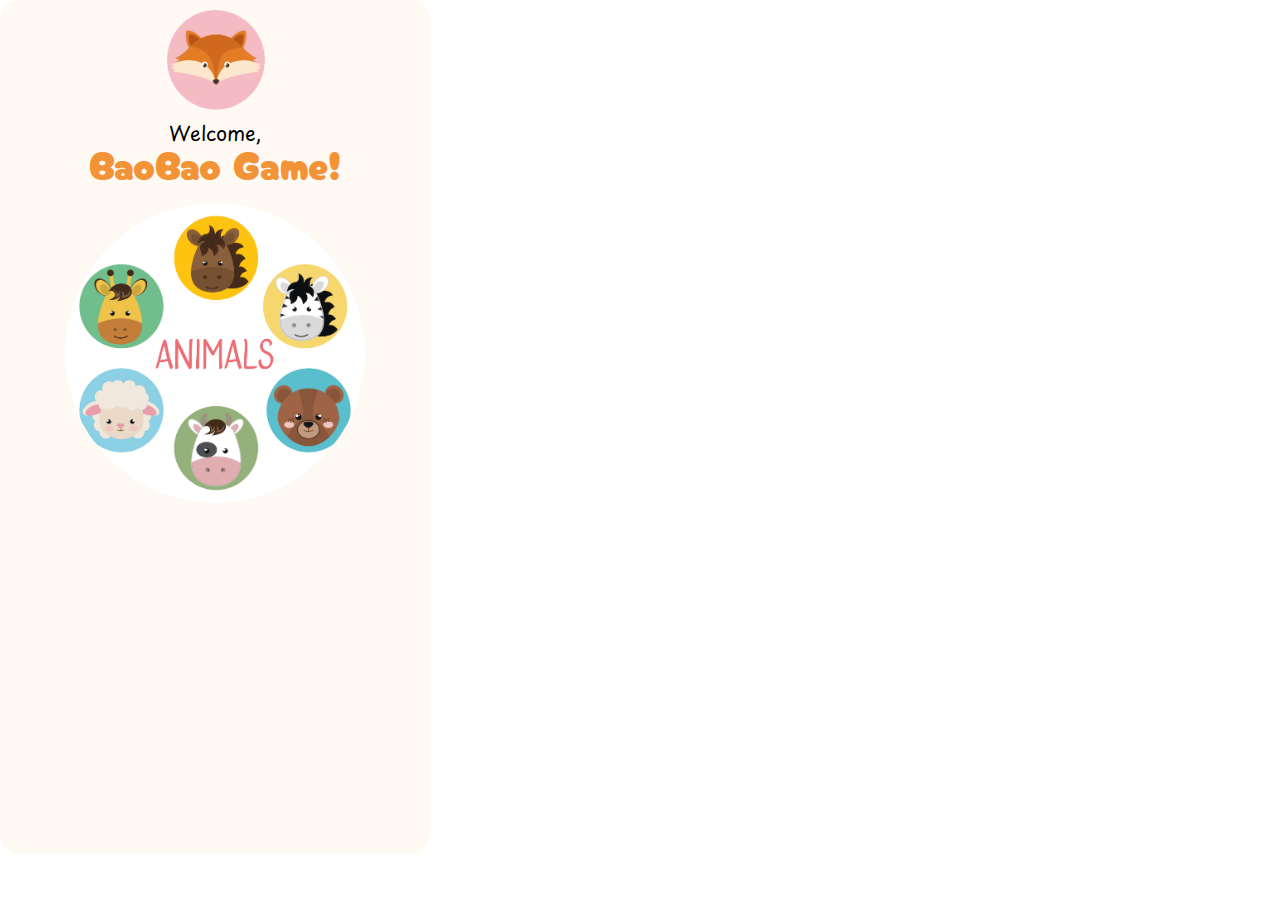
<file: index.html>
<!DOCTYPE html>
<html lang="en">
<head>
     <meta charset="UTF-8">
     <meta name="viewport" content="width=device-width, initial-scale=1.0">
     <title>Greeting Page</title>

     <!-- Boostrap -->
     <link rel="stylesheet" href="https://cdn.jsdelivr.net/npm/bootstrap@4.6.2/dist/css/bootstrap.min.css" integrity="sha384-xOolHFLEh07PJGoPkLv1IbcEPTNtaed2xpHsD9ESMhqIYd0nLMwNLD69Npy4HI+N" crossorigin="anonymous">
     <!-- reset css -->
     <link rel="stylesheet" href="minify.css">
     <link rel="stylesheet" href="style.css">

     <!-- google font -->
     <link rel="preconnect" href="https://fonts.googleapis.com">
     <link rel="preconnect" href="https://fonts.gstatic.com" crossorigin>
     <link href="https://fonts.googleapis.com/css2?family=Cherry+Bomb+One&family=Ribeye&display=swap" rel="stylesheet">
     <link rel="stylesheet" href="https://fonts.googleapis.com/css?family=Audiowide|Sofia|Trirong">
</head>
<body onload="myFunction()">
     <div class="container " id="loader">
          <div class="row mt-5">
               <div class="col align-self-center">

                    <img class="image" src="images/fox.png" alt="#">
               </div>
          </div>
          <div class="greetingText">
               <h1 >Welcome,</h1>
          </div>
          <div class="namePlayer">
               <p> BaoBao Game! </p>     
          </div>
          <div class="cirle ">
               <img src="images/animals.png" alt="" srcset="">
          </div>
     </div>
     <div class="container"  style="display:none;" id="myDiv">
          <div class="row ">
               <div class="col align-self-center">

                    <img class="image" src="images/fox.png" alt="#">
               </div>
          </div>
          <div class="greetingText">
               <h1 >Hello,</h1>
          </div>
          <div class="namePlayer">
               <p> BaoBao </p>     
          </div>
          <form action="">
               <div class="row">
                    <label class=" col align-self-center card-title" for="nickname" >What's Your Name</label>
               </div>
               <input type="text" name="nickname" id="nickname" placeholder="..">
          </form>
          <div class="arvata">
               <div class="row">
                    <div class="col card-title"> Choise Your Arvatas </div>
               </div>
               <div class="listAvata ">
                    <img class="image" src="images/bear.png" alt="bear">
                    <img  class="image" src="images/panda.png" alt="bear">
                    <img  class="image" src="images/fox.png" alt="bear">
                    <img  class="image" src="images/rapide.png" alt="bear">
                    <img  class="image" src="images/bear.png" alt="bear">
                    <img  class="image" src="images/panda.png" alt="bear">
                    <img  class="image" src="images/fox.png" alt="bear">
                    <img  class="image" src="images/rapide.png" alt="bear">
              
               </div>
          </div>
          <button><a href="gamepage.html">Next</a></button>
     </div>
  
     <script src="index.js"></script>
</body>
</html>
</file>
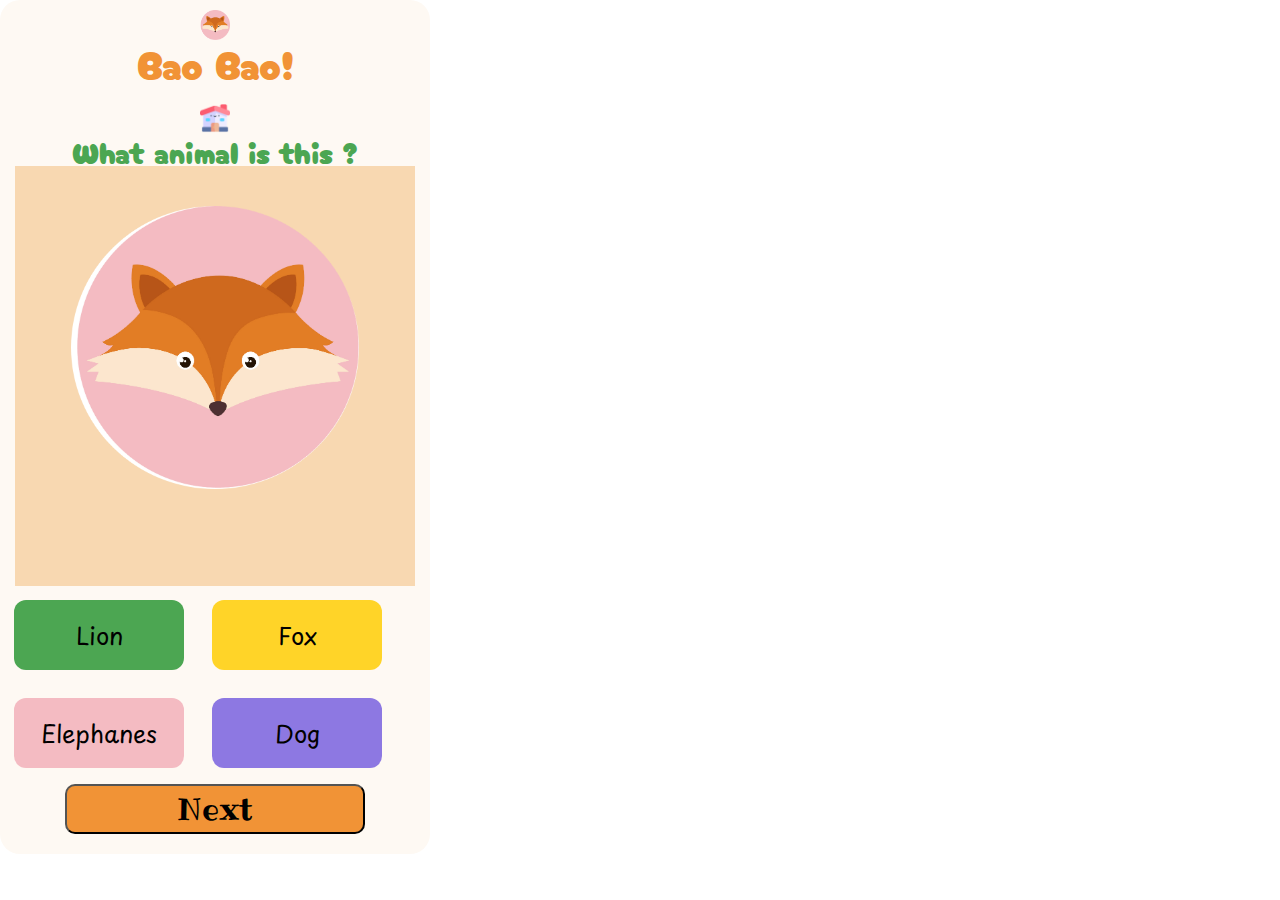
<file: animaux.html>
<!DOCTYPE html>
<html lang="en">
<head>
     <meta charset="UTF-8">
     <meta name="viewport" content="width=device-width, initial-scale=1.0, user-scalable = no" >
     <title>BaoBao Game</title>

     <!-- Boostrap -->
     <link rel="stylesheet" href="https://cdn.jsdelivr.net/npm/bootstrap@4.6.2/dist/css/bootstrap.min.css" integrity="sha384-xOolHFLEh07PJGoPkLv1IbcEPTNtaed2xpHsD9ESMhqIYd0nLMwNLD69Npy4HI+N" crossorigin="anonymous">
     <!-- reset css -->
     <link rel="stylesheet" href="minify.css">
     <link rel="stylesheet" href="style.css">

     <!-- google font -->
     <link rel="preconnect" href="https://fonts.googleapis.com">
     <link rel="preconnect" href="https://fonts.gstatic.com" crossorigin>
     <link href="https://fonts.googleapis.com/css2?family=Cherry+Bomb+One&family=Ribeye&display=swap" rel="stylesheet">
     <link rel="stylesheet" href="https://fonts.googleapis.com/css?family=Audiowide|Sofia|Trirong">
</head>
<body>
     <div class="container">
          <nav class="navbar navbar-expand-lg navbar-light bg-light d-flex justify-content-between">
               <div class="navbar-brand" href="#">
                    <img src="images/fox.png" width="30" height="30"  alt="fox">
               </div>   
               <div class="namePlayer m-0">
                    <p > Bao bao! </p>     
               </div>
               <div >
                    <img src="images/home.png" dth="30" height="30" alt="home">
               </div>
           </nav>
           <div class="gameAnimal">
                <div class="mt-5">
                    <div class="col card-title"> What animal is this ?</div>
               </div>
               <div class="card-body  rounded" style="background-color: #F8D8B1;">
                    <img class="card-img-top" style="width: 18rem;" src="images/fox.png" alt="Card image cap">
               </div>
               <div class="answer">
                    <div class="btn" style="background-color: #4CA652;"><span>Lion</span></div>
                    <div class="btn" style="background-color: #FFD428;"><span>Fox</span></div>
                    <div class="btn" style="background-color: #f4bbc2 ;"><span>Elephanes</span></div>
                    <div class="btn" style="background-color: #8d78e2;"><span>Dog</span></div>
               </div>

           </div>

          <button >
               <a href="#">Next</a>
           </button>
     </div>
     <script src="index.js"></script>
</body>
</html>
</file>
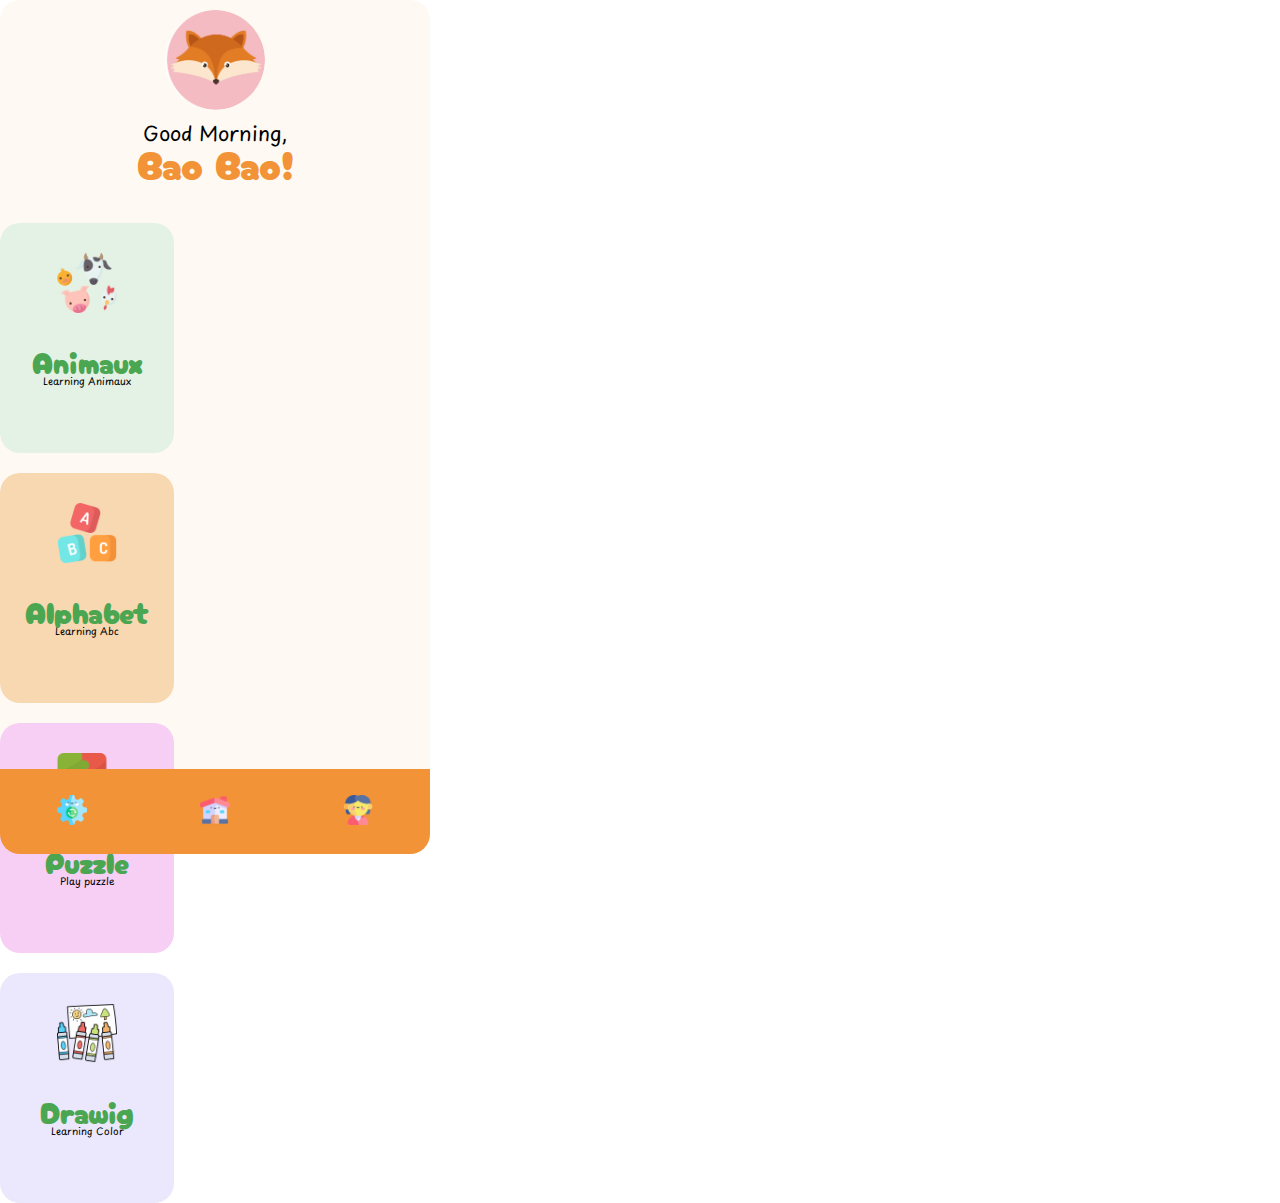
<file: gamepage.html>
<!DOCTYPE html>
<html lang="en">
<head>
     <meta charset="UTF-8">
     <meta name="viewport" content="width=device-width, initial-scale=1.0">
     <title>Home Page</title>

     <!-- Boostrap -->
     <link rel="stylesheet" href="https://cdn.jsdelivr.net/npm/bootstrap@4.6.2/dist/css/bootstrap.min.css" integrity="sha384-xOolHFLEh07PJGoPkLv1IbcEPTNtaed2xpHsD9ESMhqIYd0nLMwNLD69Npy4HI+N" crossorigin="anonymous">
     <!-- reset css -->
     <link rel="stylesheet" href="minify.css">
     <link rel="stylesheet" href="style.css">

     <!-- google font -->
     <link rel="preconnect" href="https://fonts.googleapis.com">
     <link rel="preconnect" href="https://fonts.gstatic.com" crossorigin>
     <link href="https://fonts.googleapis.com/css2?family=Cherry+Bomb+One&family=Ribeye&display=swap" rel="stylesheet">
     <link rel="stylesheet" href="https://fonts.googleapis.com/css?family=Audiowide|Sofia|Trirong">
</head>
<body>
     <div class="container">
          <div class="row">
               <div class="col align-self-center">
                    <img class="image" src="images/fox.png" alt="#">
               </div>
          </div>
          <div class="greetingText">
               <h1 >Good Morning,</h1>
          </div>
          <div class="namePlayer">
               <p> Bao bao! </p>     
          </div>
          <div class="cards d-flex flex-wrap justify-content-around "  >
               <a href="animaux.html">
                    <div class="card gameOption"  style="background-color:#E4F2E5 ">
                         <img class="card-img-top" src="images/theanimal.png" alt="Card image cap">
                         <div class="card-body">
                           <h5 class="card-title">Animaux</h5>
                           <p class="card-text">Learning Animaux</p>
                         </div>
                    </div>
               </a>
           
               <div class="card gameOption" style="background-color: #F8D8B1;">
                    <img class="card-img-top" src="images/abc.png" alt="Card image cap">
                    <div class="card-body">
                      <h5 class="card-title">Alphabet</h5>
                      <p class="card-text">Learning Abc</p>
                    </div>
               </div>
               <div class="card gameOption" style="background-color: #f7cff5;">
                    <img class="card-img-top" src="images/puzzle.png" alt="Card image cap">
                    <div class="card-body">
                      <h5 class="card-title">Puzzle</h5>
                      <p class="card-text">Play puzzle</p>
                    </div>
               </div>
               <div class="card gameOption" style="background-color: #EBE7FC;">
                    <img class="card-img-top" src="images/drawing.png" alt="Card image cap">
                    <div class="card-body">
                      <h5 class="card-title">Drawig</h5>
                      <p class="card-text">Learning Color</p>
                    </div>
               </div>

          </div>
          <footer >
               <a class="align-content-sm-start" href="#">
                    <img src="images/setting.png" alt=""></a>
               <a href="#">
                    <img src="images/home.png" alt="">
               </a>
               <a href="#"><img src="images/user.png" alt=""></a>
          </footer>
     </div>
     
</body>
</html>
</file>
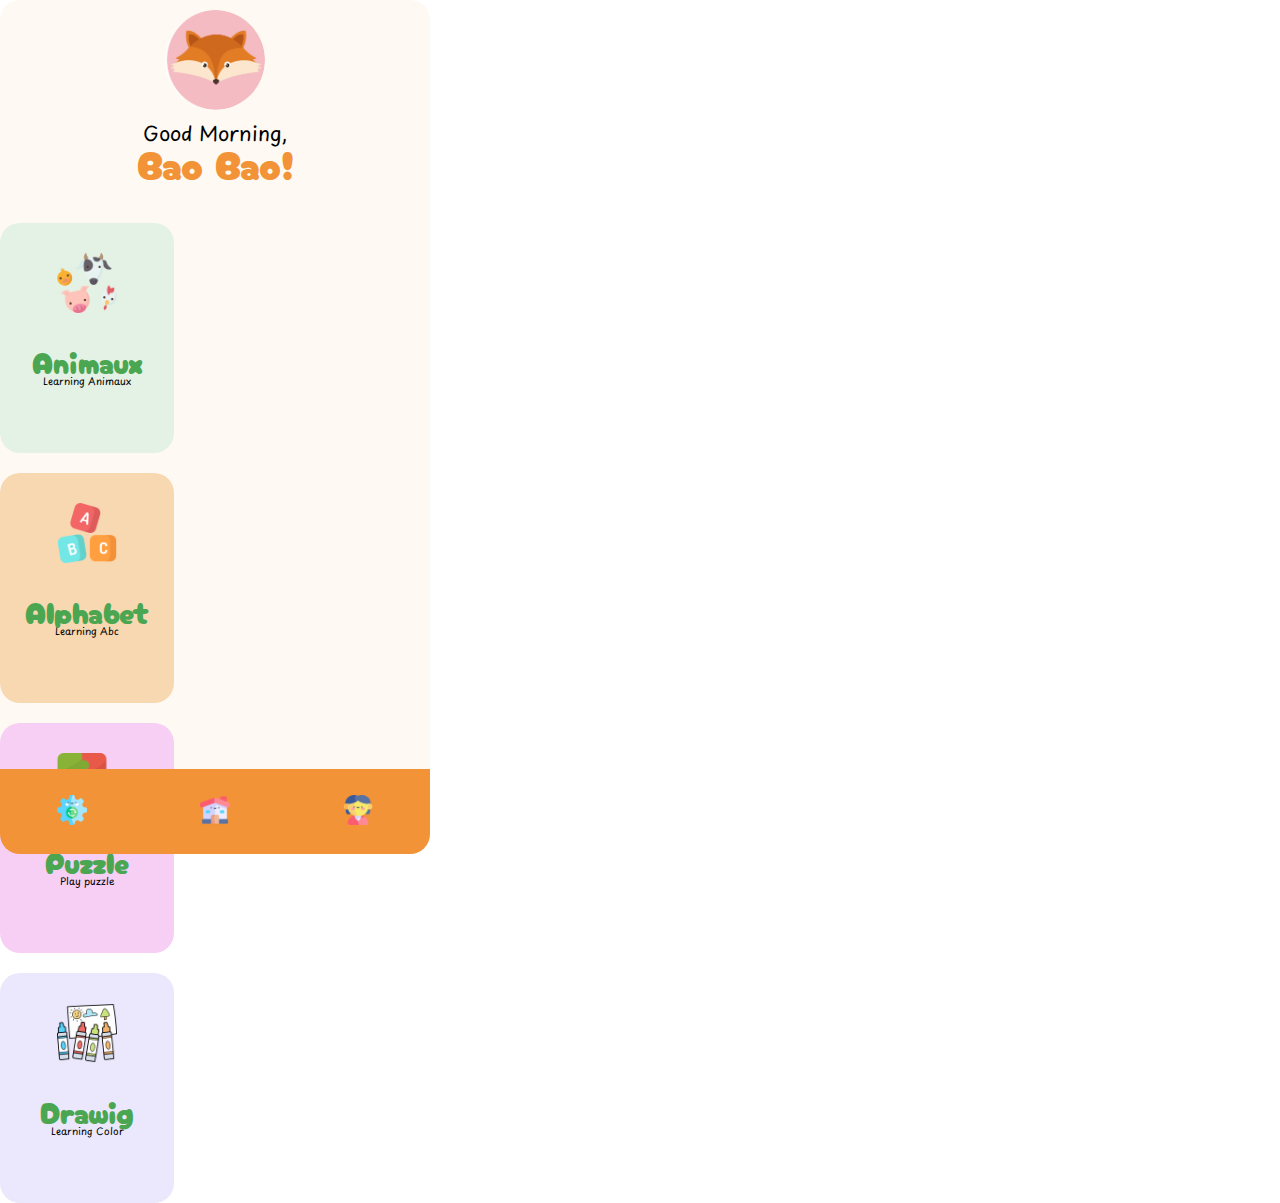
<file: greatingPage.html>
<!DOCTYPE html>
<html lang="en">
<head>
     <meta charset="UTF-8">
     <meta name="viewport" content="width=device-width, initial-scale=1.0">
     <title>Home Page</title>

     <!-- Boostrap -->
     <link rel="stylesheet" href="https://cdn.jsdelivr.net/npm/bootstrap@4.6.2/dist/css/bootstrap.min.css" integrity="sha384-xOolHFLEh07PJGoPkLv1IbcEPTNtaed2xpHsD9ESMhqIYd0nLMwNLD69Npy4HI+N" crossorigin="anonymous">
     <!-- reset css -->
     <link rel="stylesheet" href="minify.css">
     <link rel="stylesheet" href="style.css">

     <!-- google font -->
     <link rel="preconnect" href="https://fonts.googleapis.com">
     <link rel="preconnect" href="https://fonts.gstatic.com" crossorigin>
     <link href="https://fonts.googleapis.com/css2?family=Cherry+Bomb+One&family=Ribeye&display=swap" rel="stylesheet">
     <link rel="stylesheet" href="https://fonts.googleapis.com/css?family=Audiowide|Sofia|Trirong">
</head>
<body>
     <div class="container">
          <div class="row">
               <div class="col align-self-center">

                    <img class="image" src="images/fox.png" alt="#">
               </div>
          </div>
          <div class="greetingText">
               <h1 >Good Morning,</h1>
          </div>
          <div class="namePlayer">
               <p> Bao bao! </p>     
          </div>
          <div class="cards d-flex flex-wrap justify-content-around ">
               <div class="card gameOption"  style="background-color:#E4F2E5 ">
                    <img class="card-img-top" src="images/theanimal.png" alt="Card image cap">
                    <div class="card-body">
                      <h5 class="card-title">Animaux</h5>
                      <p class="card-text">Learning Animaux</p>
                    </div>
               </div>
               <div class="card gameOption" style="background-color: #F8D8B1;">
                    <img class="card-img-top" src="images/abc.png" alt="Card image cap">
                    <div class="card-body">
                      <h5 class="card-title">Alphabet</h5>
                      <p class="card-text">Learning Abc</p>
                    </div>
               </div>
               <div class="card gameOption" style="background-color: #f7cff5;">
                    <img class="card-img-top" src="images/puzzle.png" alt="Card image cap">
                    <div class="card-body">
                      <h5 class="card-title">Puzzle</h5>
                      <p class="card-text">Play puzzle</p>
                    </div>
               </div>
               <div class="card gameOption" style="background-color: #EBE7FC;">
                    <img class="card-img-top" src="images/drawing.png" alt="Card image cap">
                    <div class="card-body">
                      <h5 class="card-title">Drawig</h5>
                      <p class="card-text">Learning Color</p>
                    </div>
               </div>

          </div>
          <div class="row">
               <footer >
                    <a class="align-content-sm-start" href="#">
                         <img src="images/setting.png" alt=""></a>
                    <a href="#">
                         <img src="images/home.png" alt="">
                    </a>
                    <a href="#"><img src="images/user.png" alt=""></a>
               </footer>
          </div>
     </div>
     
</body>
</html>
</file>
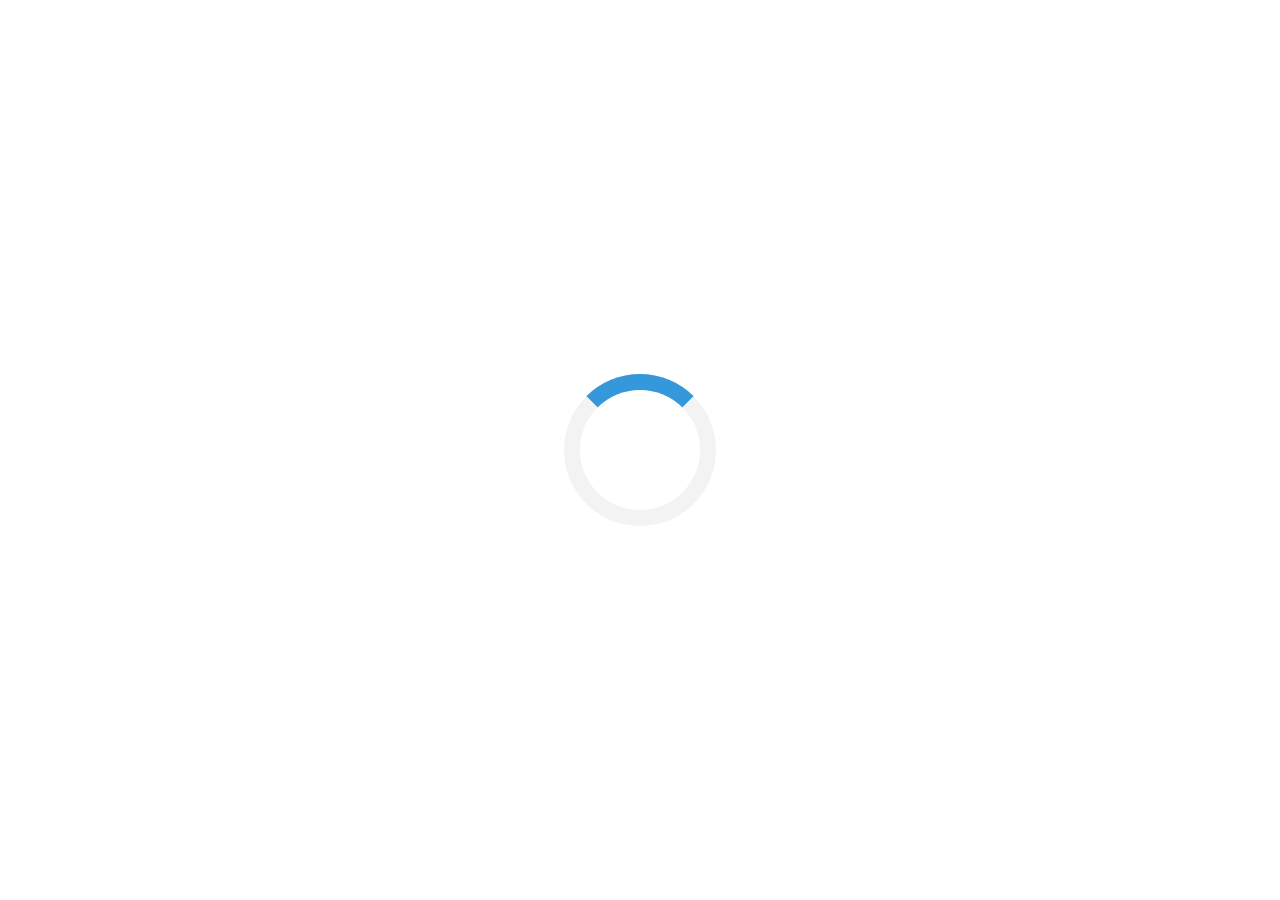
<file: test.html>
<!DOCTYPE html>
<html>
<head>
<meta name="viewport" content="width=device-width, initial-scale=1">
<style>
/* Center the loader */
#loader {
  position: absolute;
  left: 50%;
  top: 50%;
  z-index: 1;
  width: 120px;
  height: 120px;
  margin: -76px 0 0 -76px;
  border: 16px solid #f3f3f3;
  border-radius: 50%;
  border-top: 16px solid #3498db;
  -webkit-animation: spin 2s linear infinite;
  animation: spin 2s linear infinite;
}

@-webkit-keyframes spin {
  0% { -webkit-transform: rotate(0deg); }
  100% { -webkit-transform: rotate(360deg); }
}

@keyframes spin {
  0% { transform: rotate(0deg); }
  100% { transform: rotate(360deg); }
}

/* Add animation to "page content" */
.animate-bottom {
  position: relative;
  -webkit-animation-name: animatebottom;
  -webkit-animation-duration: 1s;
  animation-name: animatebottom;
  animation-duration: 1s
}

@-webkit-keyframes animatebottom {
  from { bottom:-100px; opacity:0 } 
  to { bottom:0px; opacity:1 }
}

@keyframes animatebottom { 
  from{ bottom:-100px; opacity:0 } 
  to{ bottom:0; opacity:1 }
}

#myDiv {
  display: none;
  text-align: center;
}
</style>
</head>
<body onload="myFunction()" style="margin:0;">

<div id="loader"></div>

<div style="display:none;" id="myDiv" class="animate-bottom">
  <h2>Tada!</h2>
  <p>Some text in my newly loaded page..</p>
</div>

<script>
var myVar;

function myFunction() {
  myVar = setTimeout(showPage, 3000);
}

function showPage() {
  document.getElementById("loader").style.display = "none";
  document.getElementById("myDiv").style.display = "block";
}
</script>

</body>
</html>
</file>
<file: minify.css>
html,body,div,span,applet,object,iframe,h1,h2,h3,h4,h5,h6,p,blockquote,pre,a,abbr,acronym,address,big,cite,code,del,dfn,em,img,ins,kbd,q,s,samp,small,strike,strong,sub,sup,tt,var,b,u,i,center,dl,dt,dd,ol,ul,li,fieldset,form,label,legend,table,caption,tbody,tfoot,thead,tr,th,td,article,aside,canvas,details,embed,figure,figcaption,footer,header,hgroup,menu,nav,output,ruby,section,summary,time,mark,audio,video{margin:0;padding:0;border:0;font-size:100%;font:inherit;vertical-align:baseline}article,aside,details,figcaption,figure,footer,header,hgroup,menu,nav,section{display:block}body{line-height:1}ol,ul{list-style:none}blockquote,q{quotes:none}blockquote:before,blockquote:after,q:before,q:after{content:'';content:none}table{border-collapse:collapse;border-spacing:0}
</file>
<file: style.css>
@import url('https://fonts.googleapis.com/css2?family=Cherry+Bomb+One&family=Henny+Penny&family=Playpen+Sans:wght@300;400&family=Ribeye&display=swap');

body {
     width: 100%;
     height: 100%;
     overflow-x: hidden;
     overflow-y: hidden;
}
a {
     text-decoration: none;
     color: black;
}
a:hover {
     text-decoration: none;
}

:root {
     --henny : 'Henny Penny', sans-serif;
     --Ribey   : "Ribeye", sans-serif;
     --cherry : "Cherry Bomb One", sans-serif;
     --playpen: "Playpen sans";
}
.container {
     width: 430px;
     height: 844px;
     background-color:
     #fef9f3;
     text-align: center;
     padding-top: 10px;
     border-radius: 20px;

     position: relative;
}

 .card.gameOption {
     width: 174px;
     height: 230px;
     margin-bottom: 20px;
  
     border-radius: 20px;
     transition: 0.2s;
}
.card:hover, .gameOption:hover {
     border: 10px solid rgb(232, 225, 225);
     background-color:  rgb(232, 225, 225);
}
.image {
     width: 100px;
     height: 100px;
     border-radius: 50%;
     margin-bottom: 10px;
}
h1 {
     font-size:  20px;
     font-family: var(--playpen);
}
.namePlayer  {
    margin-bottom: 20px;
}
.namePlayer p {
     font-size: 40px;
     color: #f19336;
     font-family: var(--cherry);
     text-transform: capitalize;
     font-weight: 300;
}

footer {
     width: 100%;
     height: 10%;

     display: flex;
     align-items: center;
     justify-content: space-around;
     
     background-color: #f19336;
     border-radius: 0% 0% 20px 20px;

     position: absolute;
     bottom: 0;
     left: 0;
}

footer a img {
     width: 30px;
     height: 30px;
}
footer a img:hover  {
     -ms-transform: scale(1.5); /* IE 9 */
     -webkit-transform: scale(1.5); /* Safari 3-8 */
     transform: scale(1.5);
}
/* card */
.cards {
     margin-top: 40px;
}
.card-title {
     font-family: var(--cherry);
     font-size: 30px;
     color: 
     #4ba652 ;
}
.card-text {
     font-family:var(--playpen);
     font-size: 10px;

}

.card-body {
     -ms-flex: 1 1 auto;
     flex: 1 1 auto;
     min-height: 1px;
     margin-top: 20px;

     padding: 10px;
 }

 img.card-img-top {
     width: 60px;
     margin-right: auto;
     margin-left: auto;
     margin-top: 30px;
 }

 .cirle {
     border-radius: 50%;
 }


 .cirle img{
     border-radius: 50%; 
     width: 300px;
     height: 300px;

     -webkit-animation:spin 3s linear infinite;
     -moz-animation:spin 3s linear infinite;
     animation:spin 3s linear infinite;
 }
 @-moz-keyframes spin { 
     100% { -moz-transform: rotate(360deg); } 
 }
 @-webkit-keyframes spin { 
     100% { -webkit-transform: rotate(360deg); } 
 }
 @keyframes spin { 
     100% { 
         -webkit-transform: rotate(360deg); 
         transform:rotate(360deg); 
     } 
 }

 #myDiv {
     display: none;
     text-align: center;
     transition: 0.4ms;

 }

 /* form */
 input {
     width: 300px;
     height: 50px;
     border-radius: 10px;
     text-align: center;
     margin-top: 20px;
     color: #f4bbc2;
     font-family: var(--cherry);
     font-size: 30px;
 }
.listAvata {
     display: flex;
     flex-wrap:wrap ;
}
 .listAvata img {
     width: 100px;
     height: 100px;
     border-radius: 50px;
     margin-top: 10px;
 }
 .listAvata img:hover {
     border: 5px solid rgb(232, 225, 225);
     background-color:  rgb(232, 225, 225);
 }

 button {
     width: 300px;
     height: 50px;
     border-radius: 10px;
     text-align: center;
     background-color: #f19336;
     font-family: var(--Ribey);
     font-size: 30px;

     position: absolute;
     bottom: 20px;

     margin-left: -150px;
 }

 button:hover {
     background-color:   #4ba652 ;
 }

 /* Game Animal */

 
 /* Game Animal */

 .card-body.rounded {
     width: 380px;
     height: 400px;
     margin: auto;
     padding: 10px;
 }
 .answer {
     display: flex;
     flex-wrap: wrap;

 }

 .answer .btn {
     width: 170px;
     height: 70px;
     background-color: burlywood;

     margin: 14px;
     border-radius: 12px;

     display: flex;
     align-items: center;
     /* text-align: center; */
     justify-content: center;

 }

 .answer .btn:hover {
     border: 10px solid rgb(232, 225, 225);
     background-color:  rgb(232, 225, 225);

 }

 .answer .btn span {
     text-align: center;
     font-size: 1.5rem;
     font-family: var(--playpen);
 }
</file>
